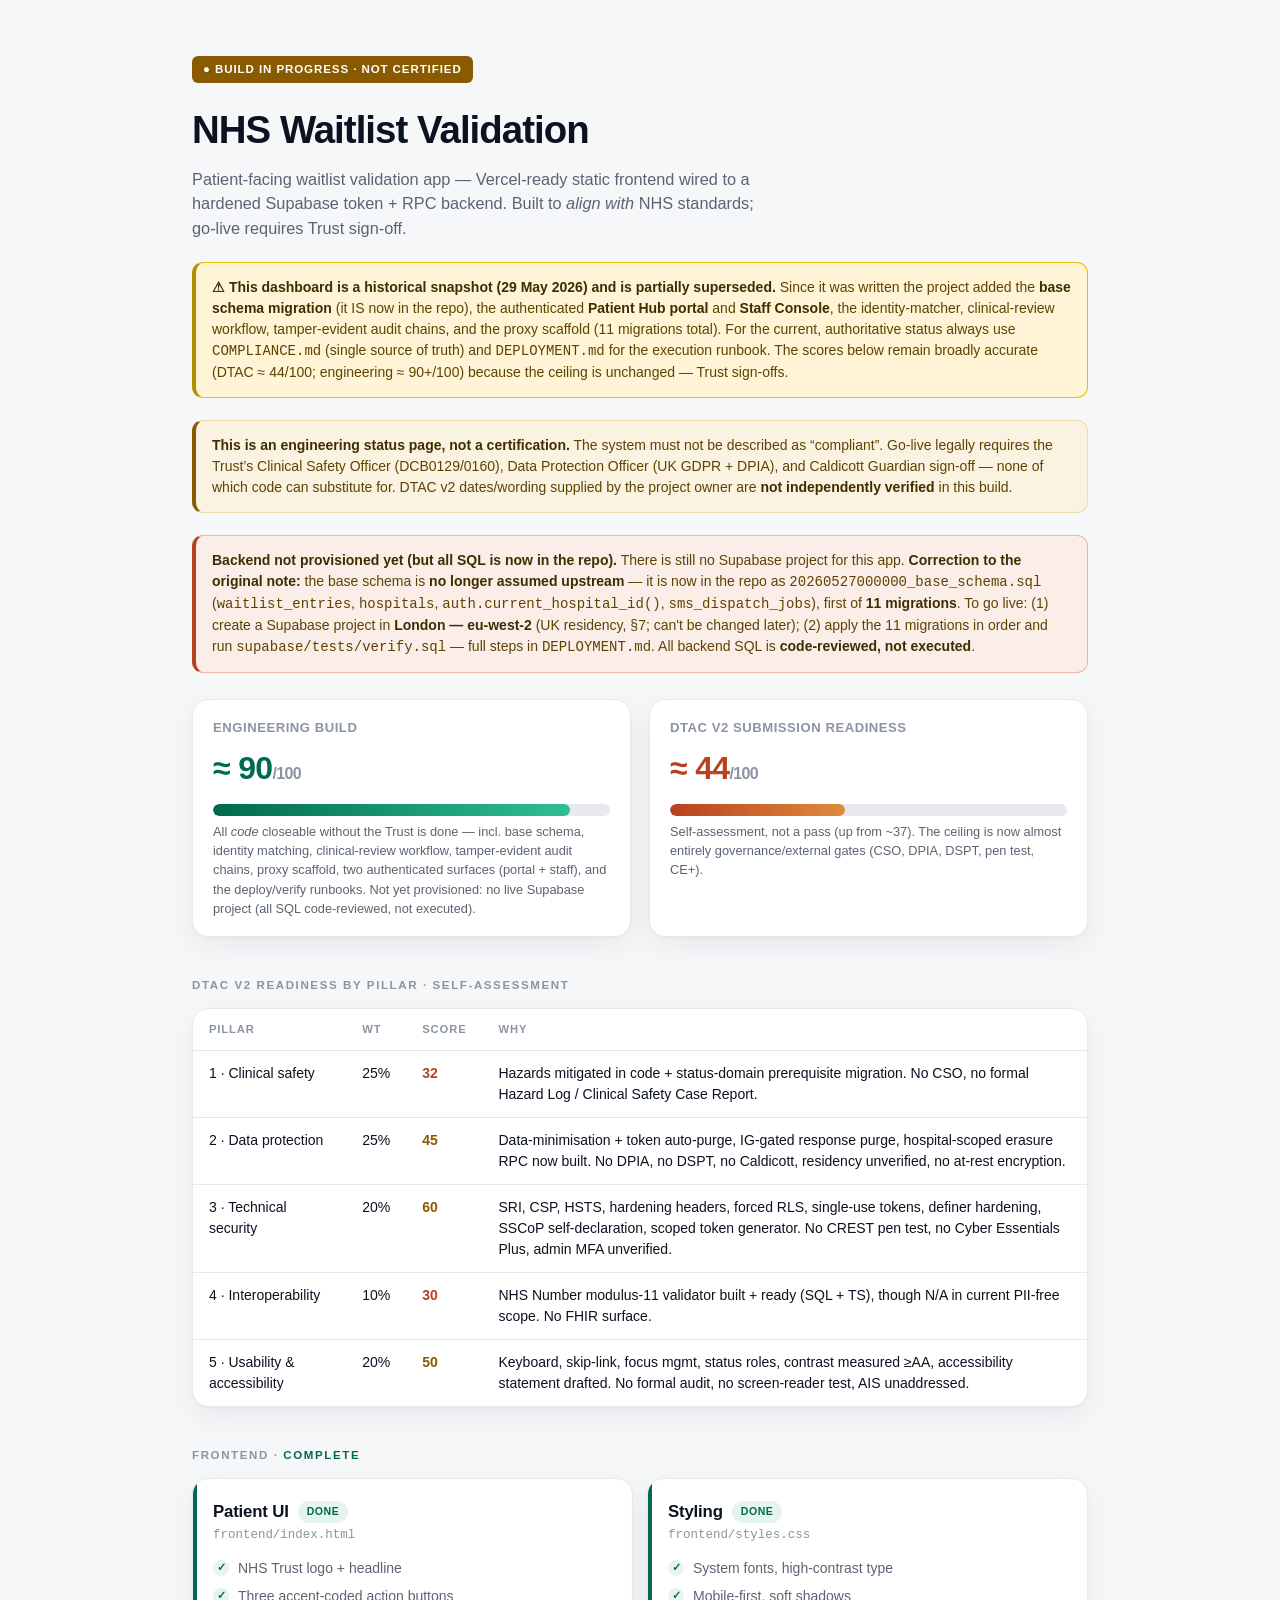
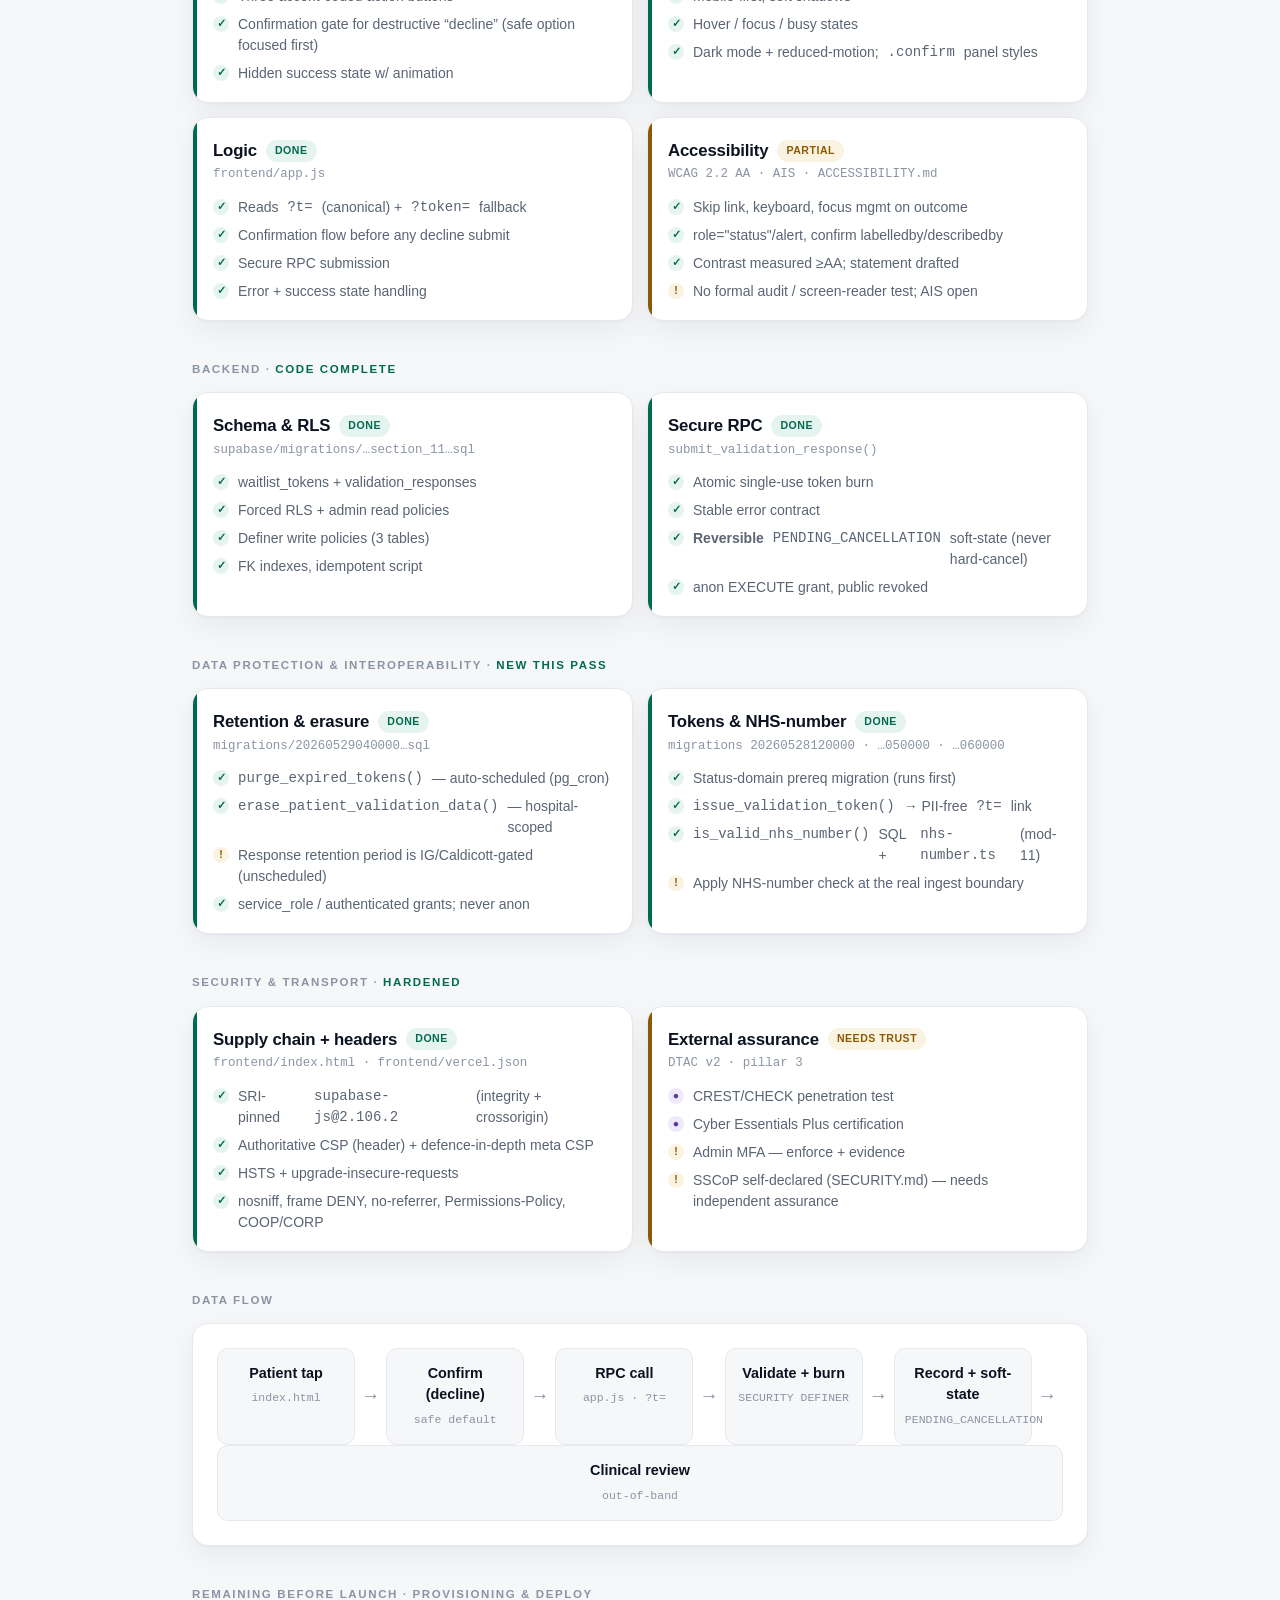
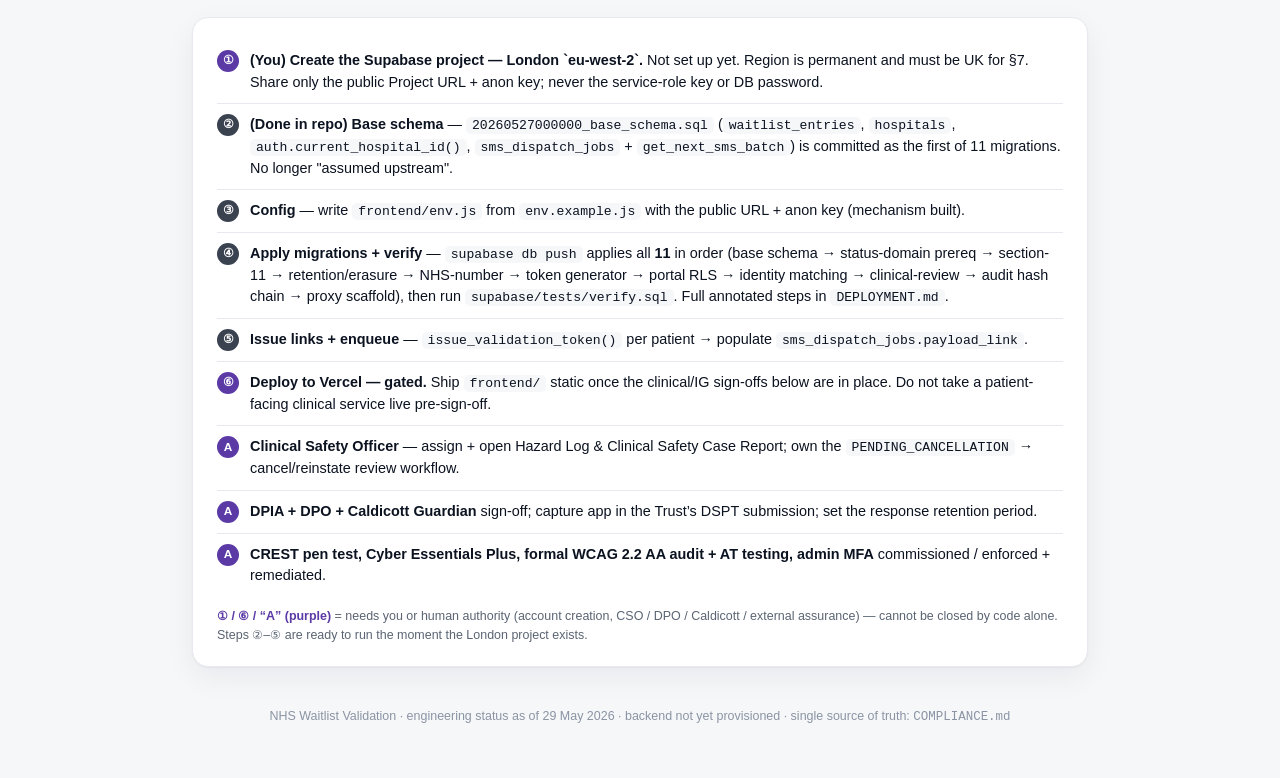
<file: project-status/index.html>
<!DOCTYPE html>
<html lang="en-GB">
<head>
<meta charset="UTF-8" />
<meta name="viewport" content="width=device-width, initial-scale=1.0" />
<title>NHS Waitlist Validation — Build &amp; Compliance Status</title>
<style>
  :root{
    --ink:#0b1220; --soft:#5a6473; --faint:#8a94a3;
    --line:#e7e9ee; --surface:#fff; --canvas:#f6f7f9;
    --done:#006a4e; --done-bg:#e6f4ef;
    --pend:#b8421f; --pend-bg:#fbeee9;
    --warn:#8a5a00; --warn-bg:#fbf3e2;
    --human:#5b3aa6; --human-bg:#efeafb;
    --info:#3a4250;
    --radius:16px; --radius-sm:11px;
    --font:"Inter",-apple-system,BlinkMacSystemFont,"Segoe UI",Roboto,Helvetica,Arial,sans-serif;
    --mono:ui-monospace,SFMono-Regular,Menlo,Consolas,monospace;
    --shadow:0 1px 2px rgba(11,18,32,.04),0 10px 30px rgba(11,18,32,.06);
  }
  *{box-sizing:border-box;margin:0;padding:0}
  body{font-family:var(--font);color:var(--ink);background:var(--canvas);line-height:1.5;-webkit-font-smoothing:antialiased}
  .wrap{max-width:960px;margin:0 auto;padding:clamp(24px,5vw,56px) clamp(18px,4vw,32px)}

  header{margin-bottom:8px}
  .badge{display:inline-flex;align-items:center;gap:8px;background:var(--warn);color:#fff;
    font-size:.72rem;font-weight:700;letter-spacing:.08em;text-transform:uppercase;
    padding:5px 11px;border-radius:6px}
  h1{font-size:clamp(1.7rem,5vw,2.4rem);font-weight:700;letter-spacing:-.025em;margin:18px 0 8px}
  .sub{color:var(--soft);font-size:1.02rem;max-width:64ch}

  /* Honesty banner */
  .note{margin:22px 0 4px;background:var(--warn-bg);border:1px solid #efdcae;border-left:4px solid var(--warn);
    border-radius:var(--radius-sm);padding:14px 16px;font-size:.875rem;color:#5e4300}
  .note b{color:#3f2d00}

  /* Meters */
  .meters{display:grid;gap:18px;grid-template-columns:1fr;margin:26px 0 8px}
  @media(min-width:640px){.meters{grid-template-columns:1fr 1fr}}
  .meter-card{background:var(--surface);border:1px solid var(--line);border-radius:var(--radius);box-shadow:var(--shadow);padding:18px 20px}
  .meter-card h4{font-size:.82rem;font-weight:700;letter-spacing:.04em;text-transform:uppercase;color:var(--faint);margin-bottom:6px}
  .big{font-size:2rem;font-weight:700;letter-spacing:-.02em}
  .meter{margin:12px 0 6px;height:12px;border-radius:99px;background:#e7e9ee;overflow:hidden}
  .meter__fill{height:100%;border-radius:99px}
  .fill-eng{width:90%;background:linear-gradient(90deg,#006a4e,#2fbf93)}
  .fill-dtac{width:44%;background:linear-gradient(90deg,#b8421f,#e08a3c)}
  .meter-card p{font-size:.8rem;color:var(--soft)}

  .eyebrow{font-size:.72rem;font-weight:700;letter-spacing:.14em;text-transform:uppercase;
    color:var(--faint);margin:40px 0 14px}

  .grid{display:grid;gap:14px;grid-template-columns:1fr}
  @media(min-width:640px){.grid{grid-template-columns:1fr 1fr}}

  .card{background:var(--surface);border:1px solid var(--line);border-radius:var(--radius);
    box-shadow:var(--shadow);padding:20px 20px 18px;position:relative;overflow:hidden}
  .card::before{content:"";position:absolute;left:0;top:0;bottom:0;width:4px;background:var(--done)}
  .card.pend::before{background:var(--pend)}
  .card.warn::before{background:var(--warn)}
  .card h3{font-size:1.05rem;font-weight:650;letter-spacing:-.01em;display:flex;align-items:center;gap:9px;flex-wrap:wrap}
  .card .file{font-family:var(--mono);font-size:.78rem;color:var(--faint);margin-top:2px}
  .card ul{list-style:none;margin:13px 0 0;display:flex;flex-direction:column;gap:7px}
  .card li{font-size:.875rem;color:var(--soft);display:flex;gap:9px;align-items:flex-start}
  .tick{flex:0 0 auto;width:16px;height:16px;border-radius:99px;background:var(--done-bg);
    color:var(--done);display:grid;place-items:center;font-size:.66rem;font-weight:800;margin-top:2px}
  .tick.p{background:var(--pend-bg);color:var(--pend)}
  .tick.w{background:var(--warn-bg);color:var(--warn)}
  .tick.h{background:var(--human-bg);color:var(--human)}

  .pill{font-size:.66rem;font-weight:700;letter-spacing:.05em;text-transform:uppercase;
    padding:3px 9px;border-radius:99px;background:var(--done-bg);color:var(--done)}
  .pill.p{background:var(--pend-bg);color:var(--pend)}
  .pill.w{background:var(--warn-bg);color:var(--warn)}

  /* DTAC table */
  .tbl{background:var(--surface);border:1px solid var(--line);border-radius:var(--radius);box-shadow:var(--shadow);overflow-x:auto}
  table{min-width:520px}
  table{width:100%;border-collapse:collapse;font-size:.875rem}
  th,td{text-align:left;padding:12px 16px;border-bottom:1px solid var(--line);vertical-align:top}
  th{font-size:.7rem;letter-spacing:.08em;text-transform:uppercase;color:var(--faint);font-weight:700}
  tr:last-child td{border-bottom:0}
  .score{font-weight:700;font-variant-numeric:tabular-nums}
  .s-lo{color:var(--pend)} .s-mid{color:var(--warn)} .s-hi{color:var(--done)}
  td .why{color:var(--soft);font-size:.82rem}

  .flow{background:var(--surface);border:1px solid var(--line);border-radius:var(--radius);
    box-shadow:var(--shadow);padding:24px;margin-top:4px}
  .flow__row{display:flex;align-items:stretch;gap:0;flex-wrap:wrap}
  .node{flex:1;min-width:120px;text-align:center;padding:14px 10px;border:1px solid var(--line);
    border-radius:var(--radius-sm);background:var(--canvas)}
  .node b{display:block;font-size:.9rem;font-weight:650}
  .node span{font-family:var(--mono);font-size:.72rem;color:var(--faint)}
  .arrow{display:grid;place-items:center;color:var(--faint);font-size:1.2rem;padding:0 6px;min-width:28px}
  @media(max-width:560px){.arrow{transform:rotate(90deg);width:100%;padding:6px 0}}

  .next{background:var(--surface);border:1px solid var(--line);border-radius:var(--radius);
    box-shadow:var(--shadow);padding:22px 24px;margin-top:4px}
  .next ul{list-style:none;margin:0;padding:0}
  .next li{font-size:.9rem;color:var(--ink);padding:10px 0;border-bottom:1px solid var(--line);
    display:flex;gap:11px;align-items:flex-start}
  .next li:last-child{border-bottom:0}
  .num{flex:0 0 auto;width:22px;height:22px;border-radius:99px;background:var(--info);color:#fff;
    display:grid;place-items:center;font-size:.74rem;font-weight:700}
  .num.h{background:var(--human)}
  .next code{font-family:var(--mono);font-size:.82rem;background:var(--canvas);padding:1px 6px;border-radius:5px}
  .legend{font-size:.78rem;color:var(--soft);margin-top:10px}
  .legend b{color:var(--human)}

  footer{margin-top:40px;text-align:center;color:var(--faint);font-size:.78rem}
</style>
</head>
<body>
<div class="wrap">

  <header>
    <span class="badge">● Build in progress · not certified</span>
    <h1>NHS Waitlist Validation</h1>
    <p class="sub">Patient-facing waitlist validation app — Vercel-ready static frontend wired to a hardened Supabase token + RPC backend. Built to <em>align with</em> NHS standards; go-live requires Trust sign-off.</p>
  </header>

  <div class="note" style="background:#fff4d6;border-color:#e7c200;border-left-color:#b38f00">
    <b>⚠ This dashboard is a historical snapshot (29 May 2026) and is partially superseded.</b>
    Since it was written the project added the <b>base schema migration</b> (it IS now in the repo),
    the authenticated <b>Patient Hub portal</b> and <b>Staff Console</b>, the identity-matcher,
    clinical-review workflow, tamper-evident audit chains, and the proxy scaffold (11 migrations total).
    For the current, authoritative status always use <code>COMPLIANCE.md</code> (single source of truth)
    and <code>DEPLOYMENT.md</code> for the execution runbook. The scores below remain broadly accurate
    (DTAC ≈ 44/100; engineering ≈ 90+/100) because the ceiling is unchanged — Trust sign-offs.
  </div>

  <div class="note">
    <b>This is an engineering status page, not a certification.</b> The system must not be described as
    “compliant”. Go-live legally requires the Trust’s Clinical Safety Officer (DCB0129/0160), Data Protection
    Officer (UK GDPR + DPIA), and Caldicott Guardian sign-off — none of which code can substitute for.
    DTAC v2 dates/wording supplied by the project owner are <b>not independently verified</b> in this build.
  </div>

  <div class="note" style="background:var(--pend-bg);border-color:#e7b9a6;border-left-color:var(--pend)">
    <b>Backend not provisioned yet (but all SQL is now in the repo).</b> There is still no Supabase project for
    this app. <b>Correction to the original note:</b> the base schema is <b>no longer assumed upstream</b> — it is
    now in the repo as <code>20260527000000_base_schema.sql</code> (<code>waitlist_entries</code>,
    <code>hospitals</code>, <code>auth.current_hospital_id()</code>, <code>sms_dispatch_jobs</code>), first of
    <b>11 migrations</b>. To go live: (1) create a Supabase project in <b>London — eu-west-2</b> (UK residency,
    §7; can't be changed later); (2) apply the 11 migrations in order and run <code>supabase/tests/verify.sql</code>
    — full steps in <code>DEPLOYMENT.md</code>. All backend SQL is <b>code-reviewed, not executed</b>.
  </div>

  <div class="meters">
    <div class="meter-card">
      <h4>Engineering build</h4>
      <div class="big" style="color:var(--done)">≈ 90<span style="font-size:1rem;color:var(--faint)">/100</span></div>
      <div class="meter"><div class="meter__fill fill-eng"></div></div>
      <p>All <em>code</em> closeable without the Trust is done — incl. base schema, identity matching, clinical-review workflow, tamper-evident audit chains, proxy scaffold, two authenticated surfaces (portal + staff), and the deploy/verify runbooks. Not yet provisioned: no live Supabase project (all SQL code-reviewed, not executed).</p>
    </div>
    <div class="meter-card">
      <h4>DTAC v2 submission readiness</h4>
      <div class="big" style="color:var(--pend)">≈ 44<span style="font-size:1rem;color:var(--faint)">/100</span></div>
      <div class="meter"><div class="meter__fill fill-dtac"></div></div>
      <p>Self-assessment, not a pass (up from ~37). The ceiling is now almost entirely governance/external gates (CSO, DPIA, DSPT, pen test, CE+).</p>
    </div>
  </div>

  <!-- DTAC v2 READINESS -->
  <p class="eyebrow">DTAC v2 readiness by pillar · self-assessment</p>
  <div class="tbl">
    <table>
      <thead><tr><th>Pillar</th><th>Wt</th><th>Score</th><th>Why</th></tr></thead>
      <tbody>
        <tr><td>1 · Clinical safety</td><td>25%</td><td class="score s-lo">32</td><td class="why">Hazards mitigated in code + status-domain prerequisite migration. No CSO, no formal Hazard Log / Clinical Safety Case Report.</td></tr>
        <tr><td>2 · Data protection</td><td>25%</td><td class="score s-mid">45</td><td class="why">Data-minimisation + token auto-purge, IG-gated response purge, hospital-scoped erasure RPC now built. No DPIA, no DSPT, no Caldicott, residency unverified, no at-rest encryption.</td></tr>
        <tr><td>3 · Technical security</td><td>20%</td><td class="score s-mid">60</td><td class="why">SRI, CSP, HSTS, hardening headers, forced RLS, single-use tokens, definer hardening, SSCoP self-declaration, scoped token generator. No CREST pen test, no Cyber Essentials Plus, admin MFA unverified.</td></tr>
        <tr><td>4 · Interoperability</td><td>10%</td><td class="score s-lo">30</td><td class="why">NHS Number modulus-11 validator built + ready (SQL + TS), though N/A in current PII-free scope. No FHIR surface.</td></tr>
        <tr><td>5 · Usability &amp; accessibility</td><td>20%</td><td class="score s-mid">50</td><td class="why">Keyboard, skip-link, focus mgmt, status roles, contrast measured ≥AA, accessibility statement drafted. No formal audit, no screen-reader test, AIS unaddressed.</td></tr>
      </tbody>
    </table>
  </div>

  <!-- FRONTEND -->
  <p class="eyebrow">Frontend · <span style="color:var(--done)">complete</span></p>
  <div class="grid">
    <div class="card">
      <h3>Patient UI <span class="pill">Done</span></h3>
      <div class="file">frontend/index.html</div>
      <ul>
        <li><span class="tick">✓</span>NHS Trust logo + headline</li>
        <li><span class="tick">✓</span>Three accent-coded action buttons</li>
        <li><span class="tick">✓</span>Confirmation gate for destructive “decline” (safe option focused first)</li>
        <li><span class="tick">✓</span>Hidden success state w/ animation</li>
      </ul>
    </div>
    <div class="card">
      <h3>Styling <span class="pill">Done</span></h3>
      <div class="file">frontend/styles.css</div>
      <ul>
        <li><span class="tick">✓</span>System fonts, high-contrast type</li>
        <li><span class="tick">✓</span>Mobile-first, soft shadows</li>
        <li><span class="tick">✓</span>Hover / focus / busy states</li>
        <li><span class="tick">✓</span>Dark mode + reduced-motion; <code>.confirm</code> panel styles</li>
      </ul>
    </div>
    <div class="card">
      <h3>Logic <span class="pill">Done</span></h3>
      <div class="file">frontend/app.js</div>
      <ul>
        <li><span class="tick">✓</span>Reads <code>?t=</code> (canonical) + <code>?token=</code> fallback</li>
        <li><span class="tick">✓</span>Confirmation flow before any decline submit</li>
        <li><span class="tick">✓</span>Secure RPC submission</li>
        <li><span class="tick">✓</span>Error + success state handling</li>
      </ul>
    </div>
    <div class="card warn">
      <h3>Accessibility <span class="pill w">Partial</span></h3>
      <div class="file">WCAG 2.2 AA · AIS · ACCESSIBILITY.md</div>
      <ul>
        <li><span class="tick">✓</span>Skip link, keyboard, focus mgmt on outcome</li>
        <li><span class="tick">✓</span>role="status"/alert, confirm labelledby/describedby</li>
        <li><span class="tick">✓</span>Contrast measured ≥AA; statement drafted</li>
        <li><span class="tick w">!</span>No formal audit / screen-reader test; AIS open</li>
      </ul>
    </div>
  </div>

  <!-- BACKEND -->
  <p class="eyebrow">Backend · <span style="color:var(--done)">code complete</span></p>
  <div class="grid">
    <div class="card">
      <h3>Schema &amp; RLS <span class="pill">Done</span></h3>
      <div class="file">supabase/migrations/…section_11…sql</div>
      <ul>
        <li><span class="tick">✓</span>waitlist_tokens + validation_responses</li>
        <li><span class="tick">✓</span>Forced RLS + admin read policies</li>
        <li><span class="tick">✓</span>Definer write policies (3 tables)</li>
        <li><span class="tick">✓</span>FK indexes, idempotent script</li>
      </ul>
    </div>
    <div class="card">
      <h3>Secure RPC <span class="pill">Done</span></h3>
      <div class="file">submit_validation_response()</div>
      <ul>
        <li><span class="tick">✓</span>Atomic single-use token burn</li>
        <li><span class="tick">✓</span>Stable error contract</li>
        <li><span class="tick">✓</span><b>Reversible</b> <code>PENDING_CANCELLATION</code> soft-state (never hard-cancel)</li>
        <li><span class="tick">✓</span>anon EXECUTE grant, public revoked</li>
      </ul>
    </div>
  </div>

  <!-- DATA PROTECTION & INTEROP (no-Trust pass) -->
  <p class="eyebrow">Data protection &amp; interoperability · <span style="color:var(--done)">new this pass</span></p>
  <div class="grid">
    <div class="card">
      <h3>Retention &amp; erasure <span class="pill">Done</span></h3>
      <div class="file">migrations/20260529040000…sql</div>
      <ul>
        <li><span class="tick">✓</span><code>purge_expired_tokens()</code> — auto-scheduled (pg_cron)</li>
        <li><span class="tick">✓</span><code>erase_patient_validation_data()</code> — hospital-scoped</li>
        <li><span class="tick w">!</span>Response retention period is IG/Caldicott-gated (unscheduled)</li>
        <li><span class="tick">✓</span>service_role / authenticated grants; never anon</li>
      </ul>
    </div>
    <div class="card">
      <h3>Tokens &amp; NHS-number <span class="pill">Done</span></h3>
      <div class="file">migrations 20260528120000 · …050000 · …060000</div>
      <ul>
        <li><span class="tick">✓</span>Status-domain prereq migration (runs first)</li>
        <li><span class="tick">✓</span><code>issue_validation_token()</code> → PII-free <code>?t=</code> link</li>
        <li><span class="tick">✓</span><code>is_valid_nhs_number()</code> SQL + <code>nhs-number.ts</code> (mod-11)</li>
        <li><span class="tick w">!</span>Apply NHS-number check at the real ingest boundary</li>
      </ul>
    </div>
  </div>

  <!-- SECURITY -->
  <p class="eyebrow">Security &amp; transport · <span style="color:var(--done)">hardened</span></p>
  <div class="grid">
    <div class="card">
      <h3>Supply chain + headers <span class="pill">Done</span></h3>
      <div class="file">frontend/index.html · frontend/vercel.json</div>
      <ul>
        <li><span class="tick">✓</span>SRI-pinned <code>supabase-js@2.106.2</code> (integrity + crossorigin)</li>
        <li><span class="tick">✓</span>Authoritative CSP (header) + defence-in-depth meta CSP</li>
        <li><span class="tick">✓</span>HSTS + upgrade-insecure-requests</li>
        <li><span class="tick">✓</span>nosniff, frame DENY, no-referrer, Permissions-Policy, COOP/CORP</li>
      </ul>
    </div>
    <div class="card warn">
      <h3>External assurance <span class="pill w">Needs Trust</span></h3>
      <div class="file">DTAC v2 · pillar 3</div>
      <ul>
        <li><span class="tick h">●</span>CREST/CHECK penetration test</li>
        <li><span class="tick h">●</span>Cyber Essentials Plus certification</li>
        <li><span class="tick w">!</span>Admin MFA — enforce + evidence</li>
        <li><span class="tick w">!</span>SSCoP self-declared (SECURITY.md) — needs independent assurance</li>
      </ul>
    </div>
  </div>

  <!-- PIPELINE -->
  <p class="eyebrow">Data flow</p>
  <div class="flow">
    <div class="flow__row">
      <div class="node"><b>Patient tap</b><span>index.html</span></div>
      <div class="arrow">→</div>
      <div class="node"><b>Confirm (decline)</b><span>safe default</span></div>
      <div class="arrow">→</div>
      <div class="node"><b>RPC call</b><span>app.js · ?t=</span></div>
      <div class="arrow">→</div>
      <div class="node"><b>Validate + burn</b><span>SECURITY DEFINER</span></div>
      <div class="arrow">→</div>
      <div class="node"><b>Record + soft-state</b><span>PENDING_CANCELLATION</span></div>
      <div class="arrow">→</div>
      <div class="node"><b>Clinical review</b><span>out-of-band</span></div>
    </div>
  </div>

  <!-- REMAINING -->
  <p class="eyebrow">Remaining before launch · provisioning &amp; deploy</p>
  <div class="next">
    <ul>
      <li><span class="num h">①</span><div><b>(You) Create the Supabase project — London `eu-west-2`.</b> Not set up yet. Region is permanent and must be UK for §7. Share only the public Project URL + anon key; never the service-role key or DB password.</div></li>
      <li><span class="num">②</span><div><b>(Done in repo) Base schema</b> — <code>20260527000000_base_schema.sql</code> (<code>waitlist_entries</code>, <code>hospitals</code>, <code>auth.current_hospital_id()</code>, <code>sms_dispatch_jobs</code> + <code>get_next_sms_batch</code>) is committed as the first of 11 migrations. No longer "assumed upstream".</div></li>
      <li><span class="num">③</span><div><b>Config</b> — write <code>frontend/env.js</code> from <code>env.example.js</code> with the public URL + anon key (mechanism built).</div></li>
      <li><span class="num">④</span><div><b>Apply migrations + verify</b> — <code>supabase db push</code> applies all <b>11</b> in order (base schema → status-domain prereq → section-11 → retention/erasure → NHS-number → token generator → portal RLS → identity matching → clinical-review → audit hash chain → proxy scaffold), then run <code>supabase/tests/verify.sql</code>. Full annotated steps in <code>DEPLOYMENT.md</code>.</div></li>
      <li><span class="num">⑤</span><div><b>Issue links + enqueue</b> — <code>issue_validation_token()</code> per patient → populate <code>sms_dispatch_jobs.payload_link</code>.</div></li>
      <li><span class="num h">⑥</span><div><b>Deploy to Vercel — gated.</b> Ship <code>frontend/</code> static once the clinical/IG sign-offs below are in place. Do not take a patient-facing clinical service live pre-sign-off.</div></li>
      <li><span class="num h">A</span><div><b>Clinical Safety Officer</b> — assign + open Hazard Log &amp; Clinical Safety Case Report; own the <code>PENDING_CANCELLATION</code> → cancel/reinstate review workflow.</div></li>
      <li><span class="num h">A</span><div><b>DPIA + DPO + Caldicott Guardian</b> sign-off; capture app in the Trust’s DSPT submission; set the response retention period.</div></li>
      <li><span class="num h">A</span><div><b>CREST pen test, Cyber Essentials Plus, formal WCAG 2.2 AA audit + AT testing, admin MFA</b> commissioned / enforced + remediated.</div></li>
    </ul>
    <p class="legend"><b>① / ⑥ / “A” (purple)</b> = needs you or human authority (account creation, CSO / DPO / Caldicott / external assurance) — cannot be closed by code alone. Steps ②–⑤ are ready to run the moment the London project exists.</p>
  </div>

  <footer>NHS Waitlist Validation · engineering status as of 29 May 2026 · backend not yet provisioned · single source of truth: <code>COMPLIANCE.md</code></footer>
</div>
</body>
</html>
</file>
